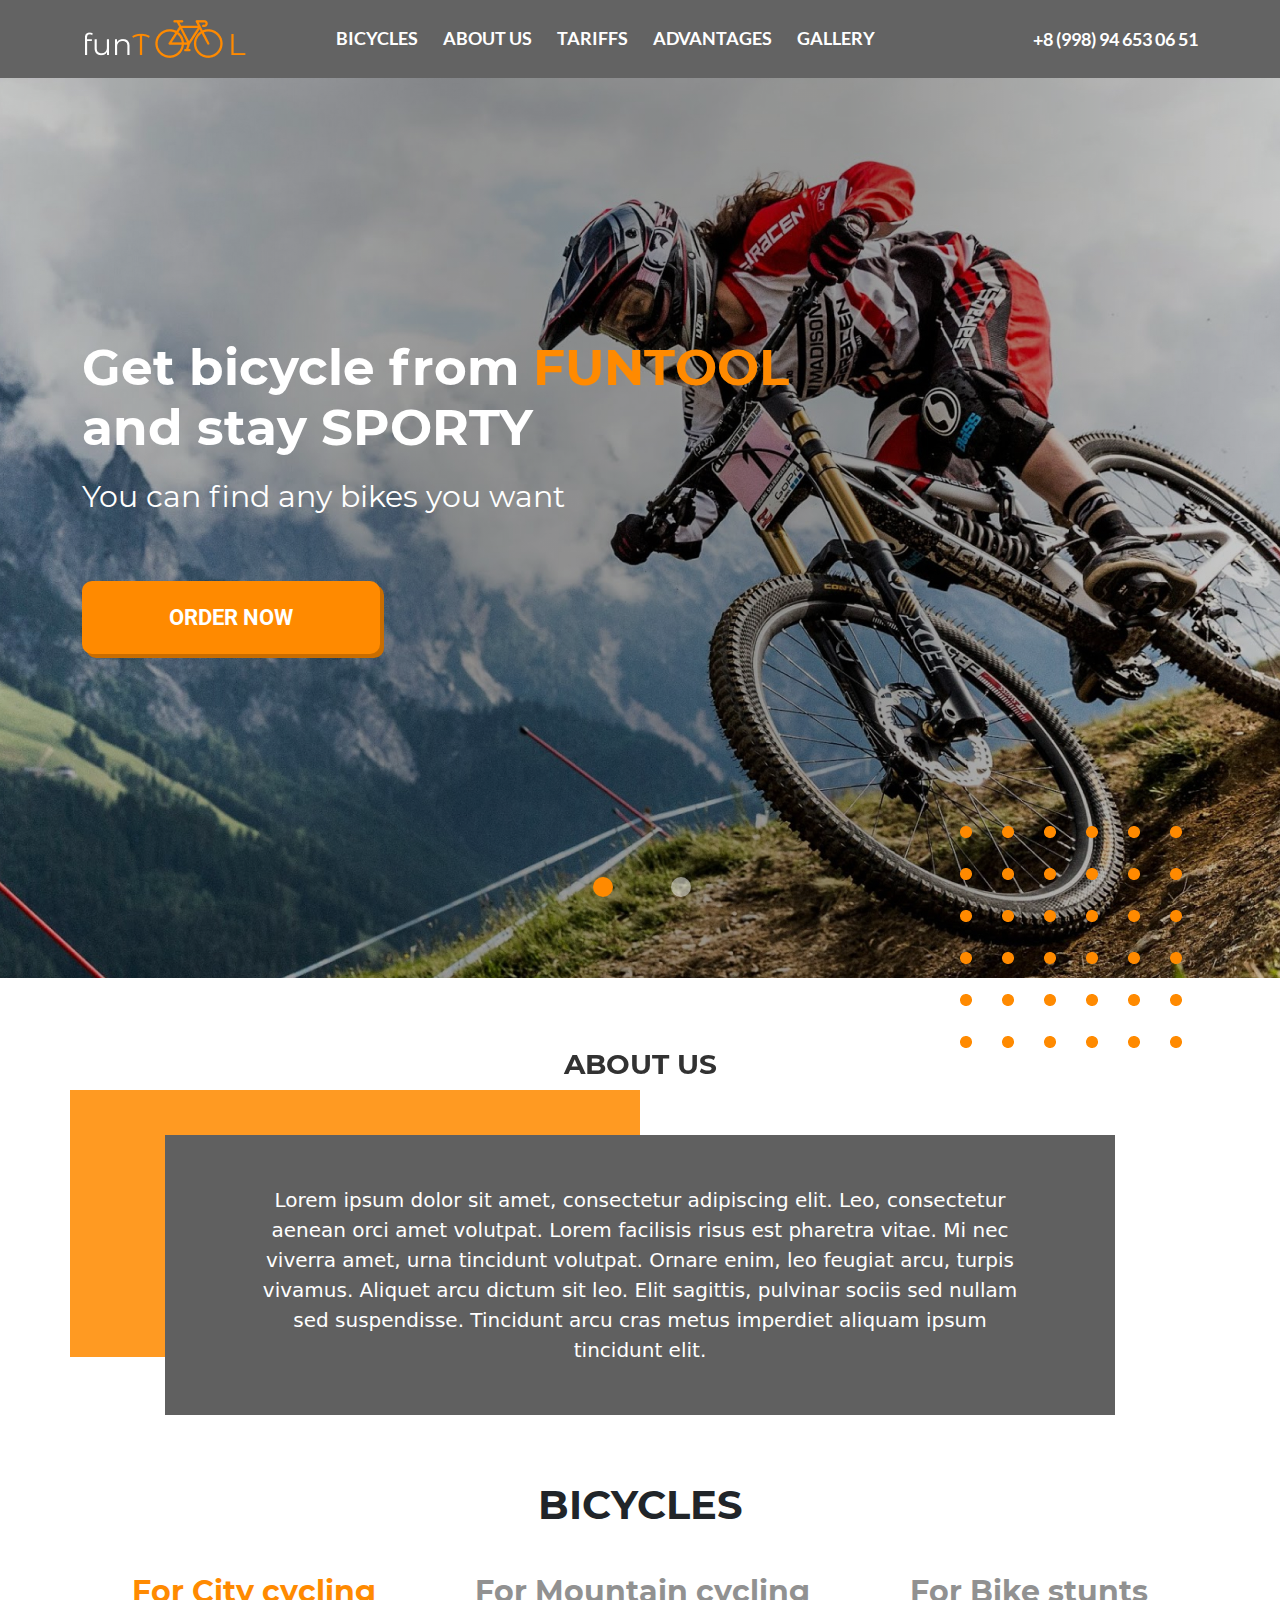
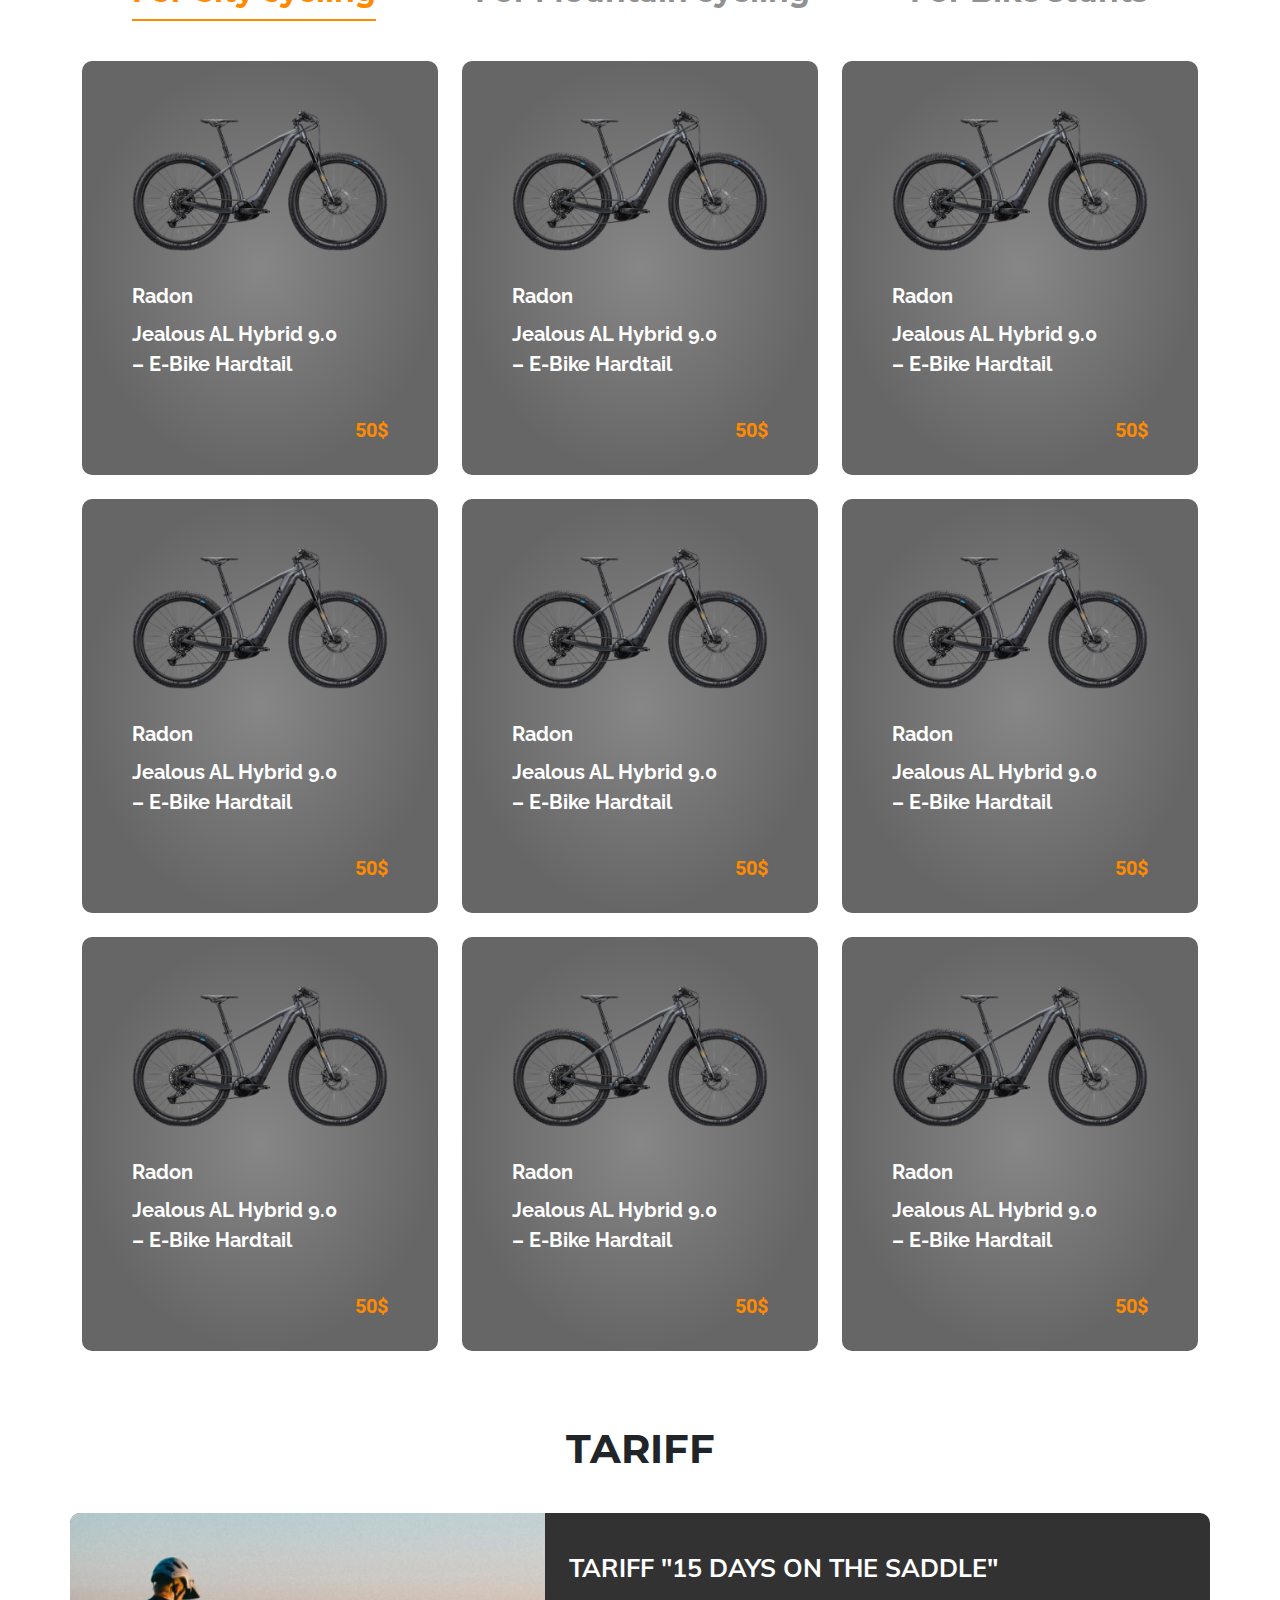
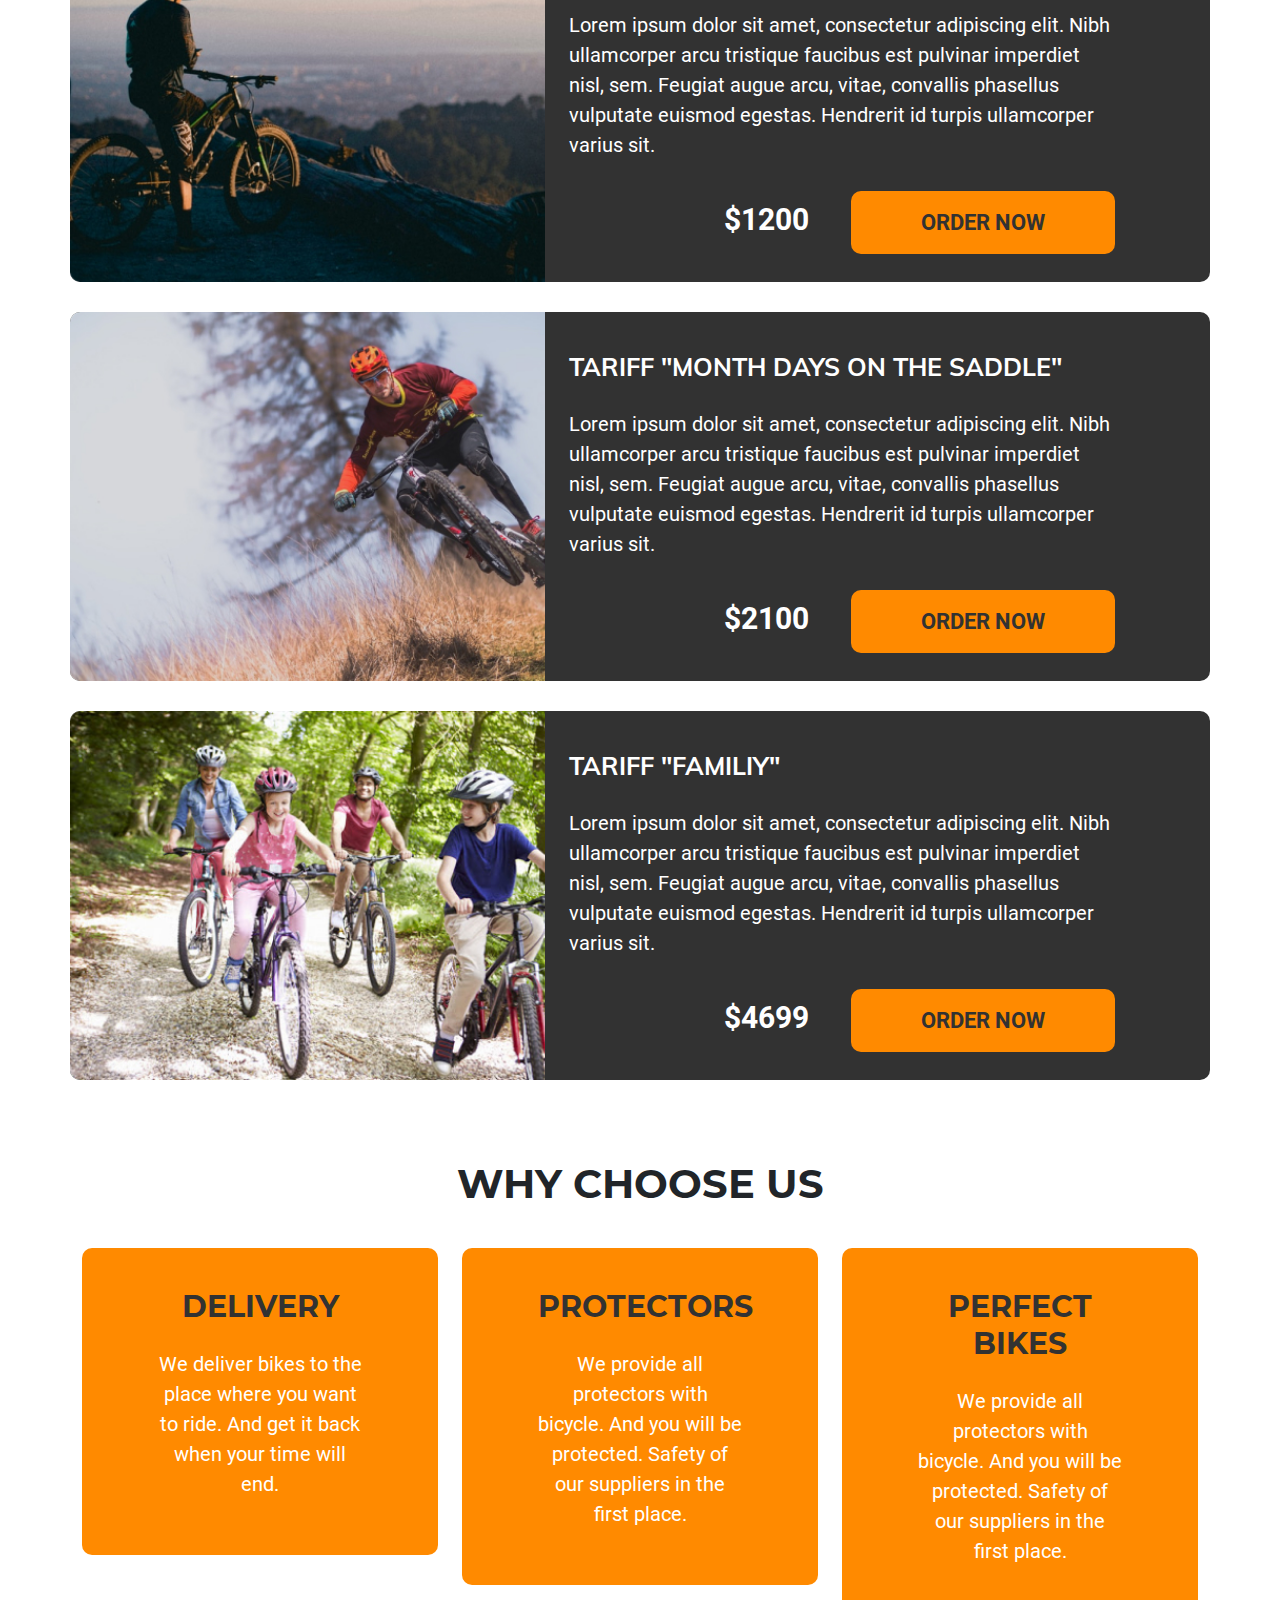
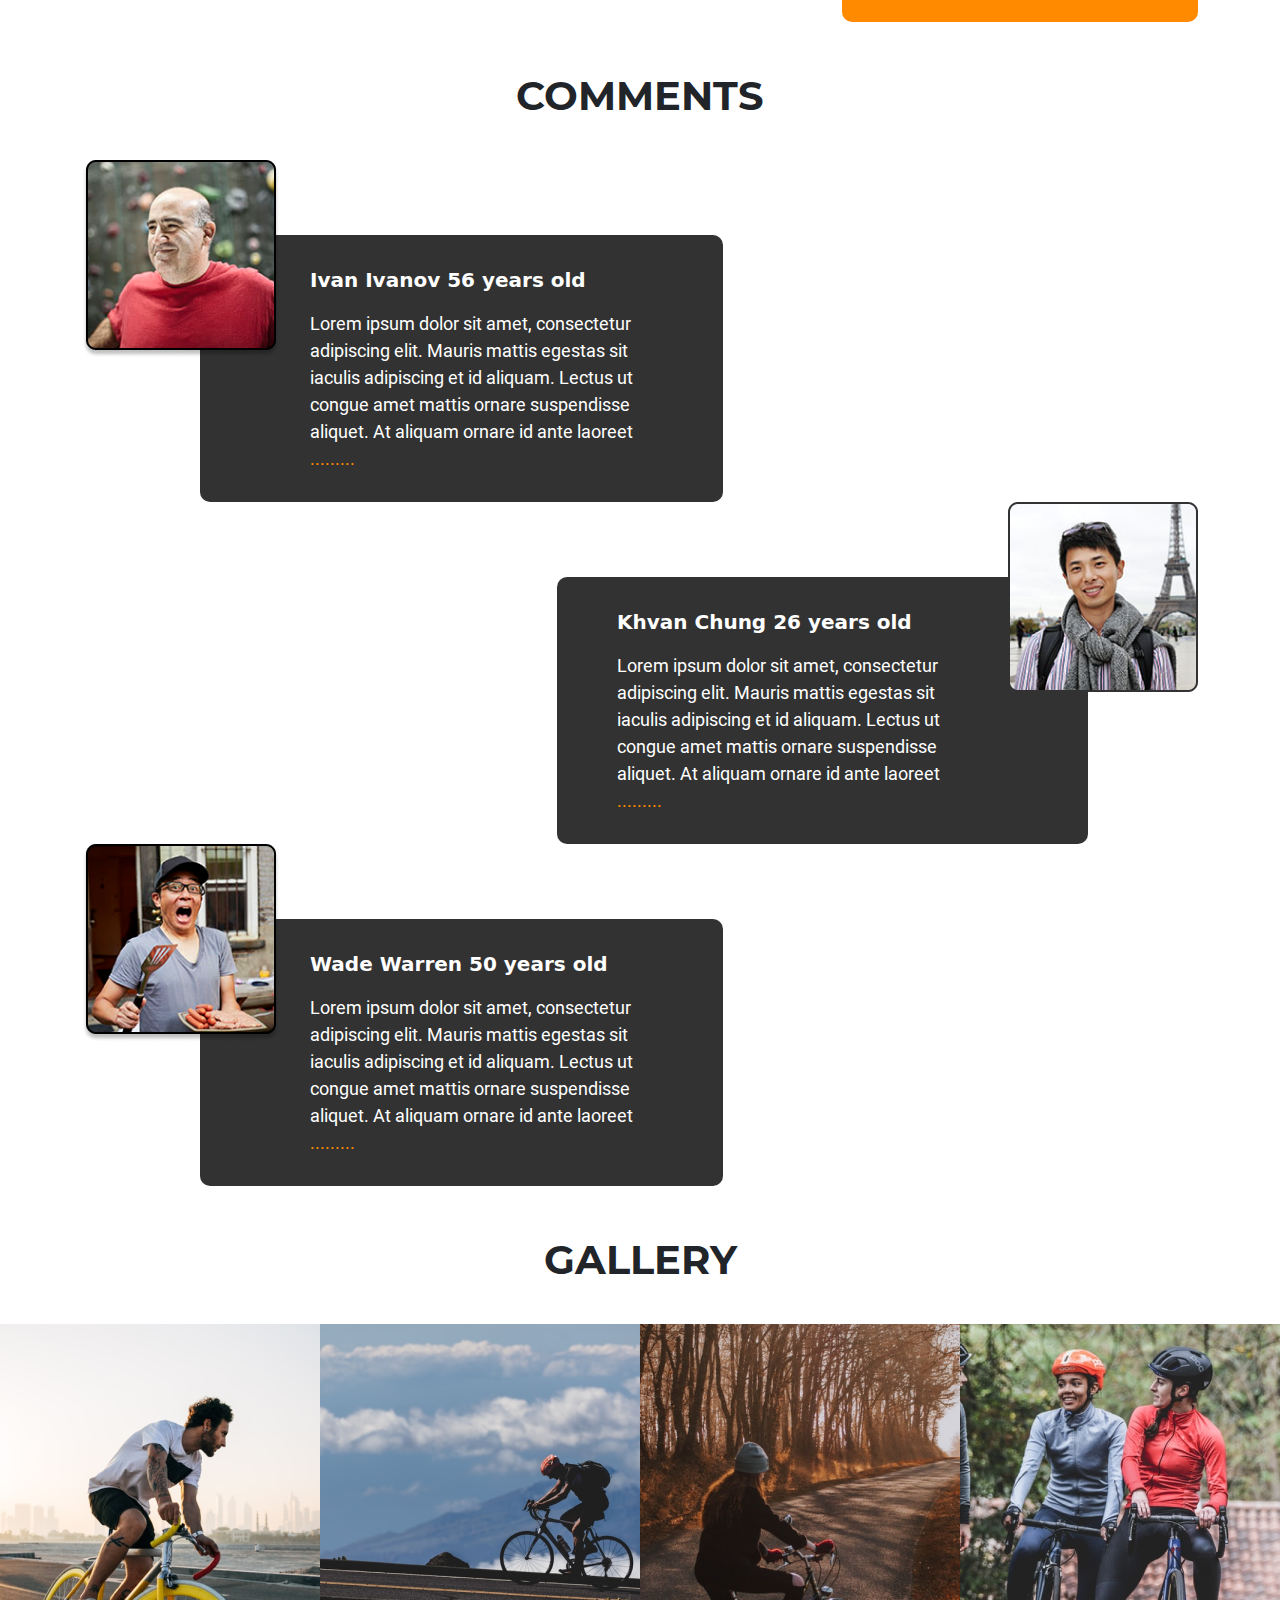
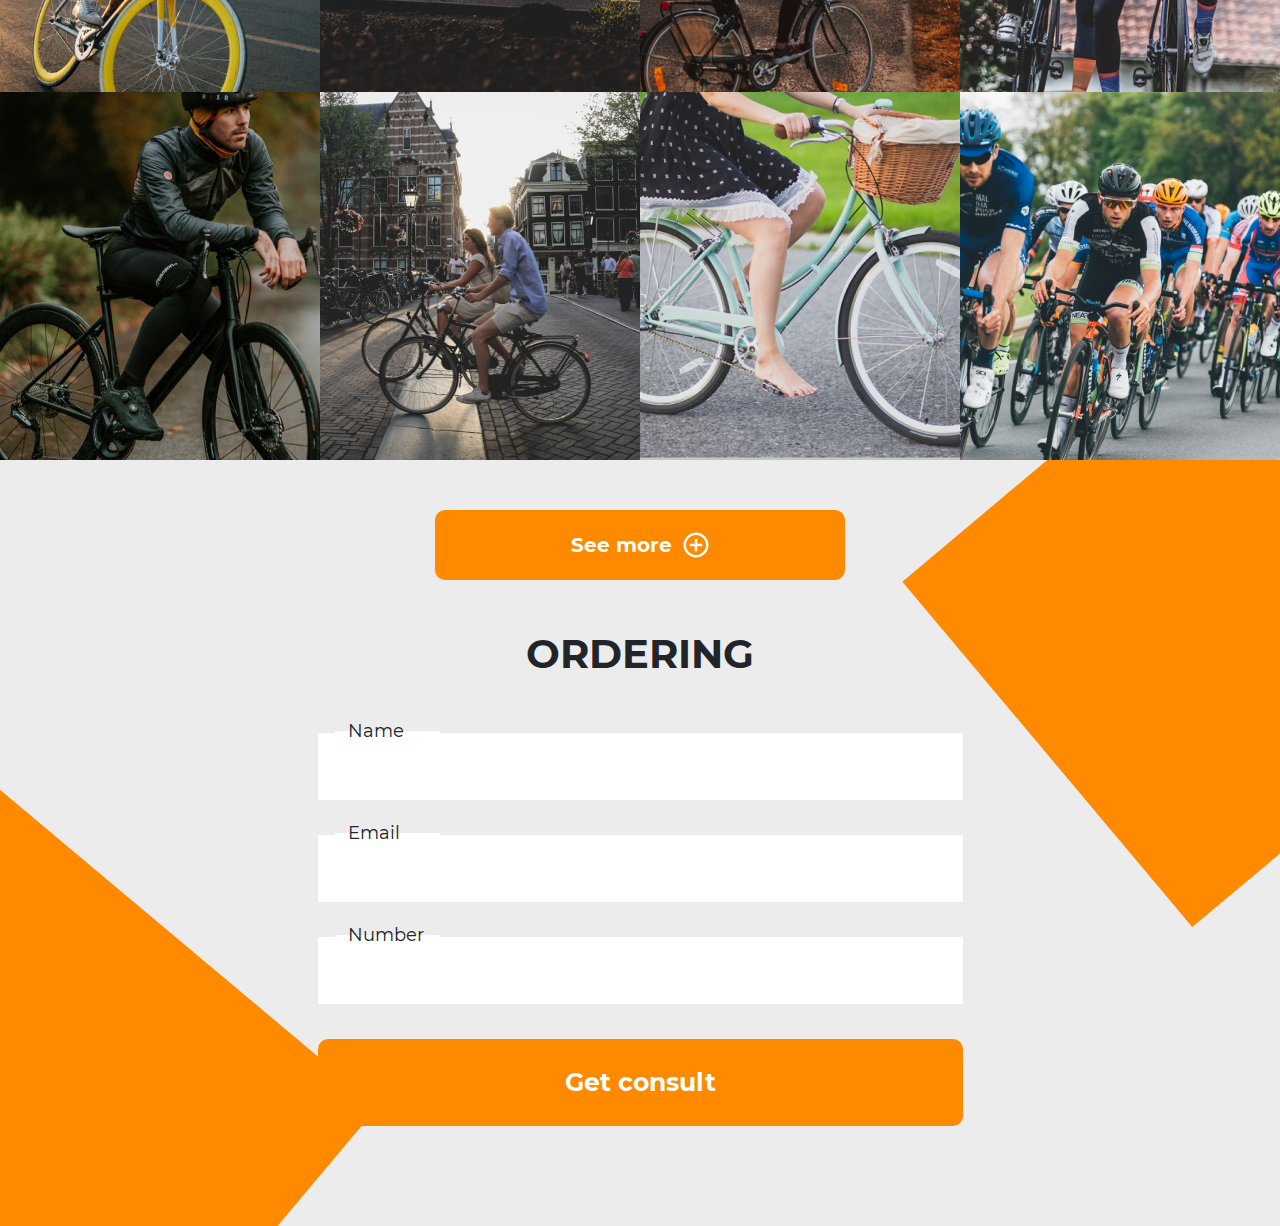
<file: index.html>
<!DOCTYPE html>
<html lang="en">

<head>
    <meta charset="UTF-8">
    <meta name="viewport" content="width=device-width, initial-scale=1.0">
    <title>FunTool</title>
    <link rel="stylesheet" href="style/bootstrap.css">
    <link rel="stylesheet" href="style/main.css">
</head>

<body>
    <header class="header">
        <div class="header__head">
            <div class="container">
                <nav class="navbar navbar-expand-xl header__nav d-flex justify-content-between align-items-center">
                    <a href="#" class="header__nav-logo">
                        <img src="img/logo.png" alt="">
                    </a>
                    <button class="header__nav-btn d-flex d-xl-none collapsed" type="button" data-toggle="collapse" data-target="#navbar">
                       <span class="header__nav-btn_active"></span>
                </button>
                    <div id="navbar" class="collapse navbar-collapse w-auto navbar__content">
                        <ul class="navbar__list d-flex flex-column flex-lg-row">
                            <li class="navbar__list-item"><a href="#" class="navbar__list-link">BICYCLES</a></li>
                            <li class="navbar__list-item"><a href="#" class="navbar__list-link">ABOUT US</a></li>
                            <li class="navbar__list-item"><a href="#" class="navbar__list-link">TARIFFS</a></li>
                            <li class="navbar__list-item"><a href="#" class="navbar__list-link">AdvantageS</a></li>
                            <li class="navbar__list-item"><a href="#" class="navbar__list-link">Gallery</a></li>
                        </ul>
                        <a href="tel:+8 (998) 94 653 06 51" class="navbar__phone">+8 (998) 94 653 06 51</a>
                    </div>
                </nav>
            </div>
        </div>
        <div id="headerBanners" class="carousel slide header__slider" data-ride="carousel">
            <!-- data ride обозначает джава скрипту че это -->
            <ol class="header__slider-dot carousel-indicators">
                <li class="header__slider-item active" data-target="#headerBanners" data-slide-to="0"></li>
                <li class="header__slider-item" data-target="#headerBanners" data-slide-to="1"></li>
            </ol>
            <div class="carousel-inner">
                <div class="carousel-item active header__slider-slide">
                    <img src="img/banner.jpg" class="header__slider-pic" alt="">
                    <section class="header__slider-content">
                        <div class="container d-sm-block d-flex flex-column align-items-center text-center text-sm-left">
                            <h3 class="header__slider-title">
                                Get bicycle from <span class="header__slider-title_strong">
                                        FUNTOOL
                                    </span> and stay SPORTY
                            </h3>
                            <p class="header__slider-desc">
                                You can find any bikes you want
                            </p>
                            <a href="#" class="header__slider-link">
                                    ORDER NOW
                                </a>
                        </div>
                    </section>
                </div>
                <div class="carousel-item header__slider-slide">
                    <img src="img/banner.jpg" class="header__slider-pic" alt="">
                    <section class="header__slider-content">
                        <div class="container  d-sm-block d-flex flex-column align-items-center text-center text-sm-left">
                            <h3 class="header__slider-title">
                                Get bicycle from <span class="header__slider-title_strong">
                                        FUNTOOL
                                    </span> and stay SPORTY
                            </h3>
                            <p class="header__slider-desc">
                                You can find any bikes you want
                            </p>
                            <a href="#" class="header__slider-link">
                                    ORDER NOW
                                </a>
                        </div>
                    </section>
                </div>
            </div>
        </div>
    </header>
    <div class="container text-center about">
        <h3 class="about__title">
            ABOUT US
        </h3>
        <div class="row justify-content-center">
            <div class="about__shadow col-lg-6 col-md-8 col-10"></div>
            <p class="about__desc col-md-10 col-12">
                <span class="col-md-10 col-12 about__desc-extra">
                  Lorem ipsum dolor sit amet, consectetur adipiscing elit. Leo, consectetur aenean orci amet volutpat. Lorem facilisis risus est pharetra vitae. Mi nec viverra amet, urna tincidunt volutpat. Ornare enim, leo feugiat arcu, turpis vivamus. Aliquet arcu dictum sit leo. Elit sagittis, pulvinar sociis sed nullam sed suspendisse. Tincidunt arcu cras metus imperdiet aliquam ipsum tincidunt elit.
                 </span>
            </p>
        </div>
    </div>
    <div class="container">
        <h3 class="title">
            Bicycles
        </h3>
        <div class="products">
            <ul class="nav products__nav" id="productTab" role="tablist">
                <li class="products__nav-item">
                    <a href="#tab1" data-toggle="tab" class="products__nav-link active">
                            For City cycling
                          </a>
                </li>
                <li class="products__nav-item">
                    <a href="#tab2" data-toggle="tab" class="products__nav-link">
                            For Mountain cycling
                          </a>
                </li>
                <li class="products__nav-item">
                    <a href="#tab3" data-toggle="tab" class="products__nav-link">
                            For Bike stunts
                          </a>
                </li>
            </ul>
            <div class="tab-content product__panel">
                <div class="tab-pane fade show active" id="tab1">

                    <div class="row">
                        <div class="col-lg-4 col-sm-6">
                            <a href="#" class="product__item">
                                <img src="img/first.png" alt="" class="product__item-pic">
                                <h2 class="product__item-title">
                                    Radon
                                </h2>
                                <p class="product__item-model">
                                    Jealous AL Hybrid 9.0 – E-Bike Hardtail
                                </p>
                                <span class="product__item-price">
                                     50$
                                 </span>
                            </a>
                        </div>
                        <div class="col-lg-4 col-sm-6">
                            <a href="#" class="product__item">
                                <img src="img/first.png" alt="" class="product__item-pic">
                                <h2 class="product__item-title">
                                    Radon
                                </h2>
                                <p class="product__item-model">
                                    Jealous AL Hybrid 9.0 – E-Bike Hardtail
                                </p>
                                <span class="product__item-price">
                                     50$
                                 </span>
                            </a>
                        </div>
                        <div class="col-lg-4 col-sm-6">
                            <a href="#" class="product__item">
                                <img src="img/first.png" alt="" class="product__item-pic">
                                <h2 class="product__item-title">
                                    Radon
                                </h2>
                                <p class="product__item-model">
                                    Jealous AL Hybrid 9.0 – E-Bike Hardtail
                                </p>
                                <span class="product__item-price">
                                     50$
                                 </span>
                            </a>
                        </div>
                        <div class="col-lg-4 col-sm-6">
                            <a href="#" class="product__item">
                                <img src="img/first.png" alt="" class="product__item-pic">
                                <h2 class="product__item-title">
                                    Radon
                                </h2>
                                <p class="product__item-model">
                                    Jealous AL Hybrid 9.0 – E-Bike Hardtail
                                </p>
                                <span class="product__item-price">
                                     50$
                                 </span>
                            </a>
                        </div>
                        <div class="col-lg-4 col-sm-6">
                            <a href="#" class="product__item">
                                <img src="img/first.png" alt="" class="product__item-pic">
                                <h2 class="product__item-title">
                                    Radon
                                </h2>
                                <p class="product__item-model">
                                    Jealous AL Hybrid 9.0 – E-Bike Hardtail
                                </p>
                                <span class="product__item-price">
                                     50$
                                 </span>
                            </a>
                        </div>
                        <div class="col-lg-4 col-sm-6">
                            <a href="#" class="product__item">
                                <img src="img/first.png" alt="" class="product__item-pic">
                                <h2 class="product__item-title">
                                    Radon
                                </h2>
                                <p class="product__item-model">
                                    Jealous AL Hybrid 9.0 – E-Bike Hardtail
                                </p>
                                <span class="product__item-price">
                                     50$
                                 </span>
                            </a>
                        </div>
                        <div class="col-lg-4 col-sm-6">
                            <a href="#" class="product__item">
                                <img src="img/first.png" alt="" class="product__item-pic">
                                <h2 class="product__item-title">
                                    Radon
                                </h2>
                                <p class="product__item-model">
                                    Jealous AL Hybrid 9.0 – E-Bike Hardtail
                                </p>
                                <span class="product__item-price">
                                     50$
                                 </span>
                            </a>
                        </div>
                        <div class="col-lg-4 col-sm-6">
                            <a href="#" class="product__item">
                                <img src="img/first.png" alt="" class="product__item-pic">
                                <h2 class="product__item-title">
                                    Radon
                                </h2>
                                <p class="product__item-model">
                                    Jealous AL Hybrid 9.0 – E-Bike Hardtail
                                </p>
                                <span class="product__item-price">
                                     50$
                                 </span>
                            </a>
                        </div>
                        <div class="col-lg-4 col-sm-6">
                            <a href="#" class="product__item">
                                <img src="img/first.png" alt="" class="product__item-pic">
                                <h2 class="product__item-title">
                                    Radon
                                </h2>
                                <p class="product__item-model">
                                    Jealous AL Hybrid 9.0 – E-Bike Hardtail
                                </p>
                                <span class="product__item-price">
                                     50$
                                 </span>
                            </a>
                        </div>
                    </div>
                </div>
                <div class="tab-pane fade" id="tab2">
                    <div class="row">
                        <div class="col-lg-4 col-sm-6">
                            <a href="#" class="product__item">
                                <img src="img/first.png" alt="" class="product__item-pic">
                                <h2 class="product__item-title">
                                    Radon
                                </h2>
                                <p class="product__item-model">
                                    Jealous AL Hybrid 9.0 – E-Bike Hardtail
                                </p>
                                <span class="product__item-price">
                                      50$
                                  </span>
                            </a>
                        </div>
                        <div class="col-lg-4 col-sm-6">
                            <a href="#" class="product__item">
                                <img src="img/first.png" alt="" class="product__item-pic">
                                <h2 class="product__item-title">
                                    Radon
                                </h2>
                                <p class="product__item-model">
                                    Jealous AL Hybrid 9.0 – E-Bike Hardtail
                                </p>
                                <span class="product__item-price">
                                      50$
                                  </span>
                            </a>
                        </div>
                        <div class="col-lg-4 col-sm-6">
                            <a href="#" class="product__item">
                                <img src="img/first.png" alt="" class="product__item-pic">
                                <h2 class="product__item-title">
                                    Radon
                                </h2>
                                <p class="product__item-model">
                                    Jealous AL Hybrid 9.0 – E-Bike Hardtail
                                </p>
                                <span class="product__item-price">
                                      50$
                                  </span>
                            </a>
                        </div>
                        <div class="col-lg-4 col-sm-6">
                            <a href="#" class="product__item">
                                <img src="img/first.png" alt="" class="product__item-pic">
                                <h2 class="product__item-title">
                                    Radon
                                </h2>
                                <p class="product__item-model">
                                    Jealous AL Hybrid 9.0 – E-Bike Hardtail
                                </p>
                                <span class="product__item-price">
                                      50$
                                  </span>
                            </a>
                        </div>
                        <div class="col-lg-4 col-sm-6">
                            <a href="#" class="product__item">
                                <img src="img/first.png" alt="" class="product__item-pic">
                                <h2 class="product__item-title">
                                    Radon
                                </h2>
                                <p class="product__item-model">
                                    Jealous AL Hybrid 9.0 – E-Bike Hardtail
                                </p>
                                <span class="product__item-price">
                                      50$
                                  </span>
                            </a>
                        </div>
                        <div class="col-lg-4 col-sm-6">
                            <a href="#" class="product__item">
                                <img src="img/first.png" alt="" class="product__item-pic">
                                <h2 class="product__item-title">
                                    Radon
                                </h2>
                                <p class="product__item-model">
                                    Jealous AL Hybrid 9.0 – E-Bike Hardtail
                                </p>
                                <span class="product__item-price">
                                      50$
                                  </span>
                            </a>
                        </div>
                        <div class="col-lg-4 col-sm-6">
                            <a href="#" class="product__item">
                                <img src="img/first.png" alt="" class="product__item-pic">
                                <h2 class="product__item-title">
                                    Radon
                                </h2>
                                <p class="product__item-model">
                                    Jealous AL Hybrid 9.0 – E-Bike Hardtail
                                </p>
                                <span class="product__item-price">
                                      50$
                                  </span>
                            </a>
                        </div>
                        <div class="col-lg-4 col-sm-6">
                            <a href="#" class="product__item">
                                <img src="img/first.png" alt="" class="product__item-pic">
                                <h2 class="product__item-title">
                                    Radon
                                </h2>
                                <p class="product__item-model">
                                    Jealous AL Hybrid 9.0 – E-Bike Hardtail
                                </p>
                                <span class="product__item-price">
                                      50$
                                  </span>
                            </a>
                        </div>
                        <div class="col-lg-4 col-sm-6">
                            <a href="#" class="product__item">
                                <img src="img/first.png" alt="" class="product__item-pic">
                                <h2 class="product__item-title">
                                    Radon
                                </h2>
                                <p class="product__item-model">
                                    Jealous AL Hybrid 9.0 – E-Bike Hardtail
                                </p>
                                <span class="product__item-price">
                                      50$
                                  </span>
                            </a>
                        </div>
                    </div>
                </div>
                <div class="tab-pane fade" id="tab3">
                    <div class="row">
                        <div class="col-lg-4 col-sm-6">
                            <a href="#" class="product__item">
                                <img src="img/first.png" alt="" class="product__item-pic">
                                <h2 class="product__item-title">
                                    Radon
                                </h2>
                                <p class="product__item-model">
                                    Jealous AL Hybrid 9.0 – E-Bike Hardtail
                                </p>
                                <span class="product__item-price">
                                      50$
                                  </span>
                            </a>
                        </div>
                        <div class="col-lg-4 col-sm-6">
                            <a href="#" class="product__item">
                                <img src="img/first.png" alt="" class="product__item-pic">
                                <h2 class="product__item-title">
                                    Radon
                                </h2>
                                <p class="product__item-model">
                                    Jealous AL Hybrid 9.0 – E-Bike Hardtail
                                </p>
                                <span class="product__item-price">
                                      50$
                                  </span>
                            </a>
                        </div>
                        <div class="col-lg-4 col-sm-6">
                            <a href="#" class="product__item">
                                <img src="img/first.png" alt="" class="product__item-pic">
                                <h2 class="product__item-title">
                                    Radon
                                </h2>
                                <p class="product__item-model">
                                    Jealous AL Hybrid 9.0 – E-Bike Hardtail
                                </p>
                                <span class="product__item-price">
                                      50$
                                  </span>
                            </a>
                        </div>
                        <div class="col-lg-4 col-sm-6">
                            <a href="#" class="product__item">
                                <img src="img/first.png" alt="" class="product__item-pic">
                                <h2 class="product__item-title">
                                    Radon
                                </h2>
                                <p class="product__item-model">
                                    Jealous AL Hybrid 9.0 – E-Bike Hardtail
                                </p>
                                <span class="product__item-price">
                                      50$
                                  </span>
                            </a>
                        </div>
                        <div class="col-lg-4 col-sm-6">
                            <a href="#" class="product__item">
                                <img src="img/first.png" alt="" class="product__item-pic">
                                <h2 class="product__item-title">
                                    Radon
                                </h2>
                                <p class="product__item-model">
                                    Jealous AL Hybrid 9.0 – E-Bike Hardtail
                                </p>
                                <span class="product__item-price">
                                      50$
                                  </span>
                            </a>
                        </div>
                        <div class="col-lg-4 col-sm-6">
                            <a href="#" class="product__item">
                                <img src="img/first.png" alt="" class="product__item-pic">
                                <h2 class="product__item-title">
                                    Radon
                                </h2>
                                <p class="product__item-model">
                                    Jealous AL Hybrid 9.0 – E-Bike Hardtail
                                </p>
                                <span class="product__item-price">
                                      50$
                                  </span>
                            </a>
                        </div>
                        <div class="col-lg-4 col-sm-6">
                            <a href="#" class="product__item">
                                <img src="img/first.png" alt="" class="product__item-pic">
                                <h2 class="product__item-title">
                                    Radon
                                </h2>
                                <p class="product__item-model">
                                    Jealous AL Hybrid 9.0 – E-Bike Hardtail
                                </p>
                                <span class="product__item-price">
                                      50$
                                  </span>
                            </a>
                        </div>
                        <div class="col-lg-4 col-sm-6">
                            <a href="#" class="product__item">
                                <img src="img/first.png" alt="" class="product__item-pic">
                                <h2 class="product__item-title">
                                    Radon
                                </h2>
                                <p class="product__item-model">
                                    Jealous AL Hybrid 9.0 – E-Bike Hardtail
                                </p>
                                <span class="product__item-price">
                                      50$
                                  </span>
                            </a>
                        </div>
                        <div class="col-lg-4 col-sm-6">
                            <a href="#" class="product__item">
                                <img src="img/first.png" alt="" class="product__item-pic">
                                <h2 class="product__item-title">
                                    Radon
                                </h2>
                                <p class="product__item-model">
                                    Jealous AL Hybrid 9.0 – E-Bike Hardtail
                                </p>
                                <span class="product__item-price">
                                      50$
                                  </span>
                            </a>
                        </div>
                    </div>
                </div>
            </div>
        </div>
        <h3 class="title"> Tariff
        </h3>
        <div class="tariff">
            <div class="row flex-column">
                <div class="tariff__item d-flex flex-wrap flex-lg-row flex-column">
                    <img src="img/tarif.jpg" alt="" class="col-lg-5 col-12 tariff__item-pic">
                    <div class="col-lg-6">
                        <div class="tariff__item-content d-flex flex-column">
                            <h2 class="tariff__item-title">
                                Tariff "15 days on the saddle"
                            </h2>
                            <p class="tariff__item-desc">
                                Lorem ipsum dolor sit amet, consectetur adipiscing elit. Nibh ullamcorper arcu tristique faucibus est pulvinar imperdiet nisl, sem. Feugiat augue arcu, vitae, convallis phasellus vulputate euismod egestas. Hendrerit id turpis ullamcorper varius sit.
                            </p>
                            <div class="tariff__item-info align-self-sm-end align-self-end align-self-center align-items-center flex-sm-row flex-column">
                                <span class="tariff__item-price">
                                         $1200
                                      </span>
                                <a href="#" class="tariff__item-btn">
                                         ORDER NOW
                                      </a>
                            </div>
                        </div>
                    </div>
                </div>
                <div class="tariff__item d-flex flex-wrap flex-lg-row flex-column">
                    <img src="img/Rectangle 17.jpg" alt="" class="col-lg-5 col-12 tariff__item-pic">
                    <div class="col-lg-6">
                        <div class="tariff__item-content d-flex flex-column">
                            <h2 class="tariff__item-title">
                                Tariff "month days on the saddle"
                            </h2>
                            <p class="tariff__item-desc">
                                Lorem ipsum dolor sit amet, consectetur adipiscing elit. Nibh ullamcorper arcu tristique faucibus est pulvinar imperdiet nisl, sem. Feugiat augue arcu, vitae, convallis phasellus vulputate euismod egestas. Hendrerit id turpis ullamcorper varius sit.
                            </p>
                            <div class="tariff__item-info align-self-sm-end align-self-end align-self-center align-items-center flex-sm-row flex-column">
                                <span class="tariff__item-price">
                                    $2100
                                      </span>
                                <a href="#" class="tariff__item-btn">
                                         ORDER NOW
                                      </a>
                            </div>
                        </div>
                    </div>
                </div>
                <div class="tariff__item d-flex flex-wrap flex-lg-row flex-column">
                    <img src="img/Rectangle 17 (1).jpg" alt="" class="col-lg-5 col-12 tariff__item-pic">
                    <div class="col-lg-6">
                        <div class="tariff__item-content d-flex flex-column">
                            <h2 class="tariff__item-title">
                                Tariff "Familiy"
                            </h2>
                            <p class="tariff__item-desc">
                                Lorem ipsum dolor sit amet, consectetur adipiscing elit. Nibh ullamcorper arcu tristique faucibus est pulvinar imperdiet nisl, sem. Feugiat augue arcu, vitae, convallis phasellus vulputate euismod egestas. Hendrerit id turpis ullamcorper varius sit.
                            </p>
                            <div class="tariff__item-info align-self-sm-end align-self-end align-self-center align-items-center flex-sm-row flex-column">
                                <span class="tariff__item-price">
                                    $4699
                                      </span>
                                <a href="#" class="tariff__item-btn">
                                         ORDER NOW
                                      </a>
                            </div>
                        </div>
                    </div>
                </div>

            </div>
        </div>
    </div>
    <h3 class="title">Why choose us
    </h3>
    <div class="choose">
        <div class="container">
            <div class="row justify-content-center text-center ">
                <div class="col-lg-4 col-md-6  choose__col">
                    <section class="choose__item">
                        <h2 class="choose__item-title">
                            Delivery
                        </h2>
                        <p class="choose__item-desc">
                            We deliver bikes to the place where you want to ride. And get it back when your time will end.
                        </p>
                    </section>
                </div>
                <div class="col-lg-4 col-md-6 choose__col">
                    <section class="choose__item">
                        <h2 class="choose__item-title">
                            Protectors
                        </h2>
                        <p class="choose__item-desc">
                            We provide all protectors with bicycle. And you will be protected. Safety of our suppliers in the first place.
                    </section>
                </div>
                <div class="col-lg-4 col-md-6 choose__col">
                    <section class="choose__item">
                        <h2 class="choose__item-title">
                            perfect bikes
                        </h2>
                        <p class="choose__item-desc">
                            We provide all protectors with bicycle. And you will be protected. Safety of our suppliers in the first place.
                        </p>
                    </section>
                </div>
            </div>
        </div>
    </div>
    <h3 class="title"> comments
    </h3>
    <div class="comments">
        <div class="container">
            <div class="row flex-column">
                <div class=" col-xl-7 col-lg-8 comments__col">
                    <div class="comments__item d-flex align-items-md-start  flex-md-row  align-items-center flex-column">
                        <img src="img/Rectangle 24.png" alt="" class="comment__item-pic">
                        <section class="comments__item-content">
                            <h2 class="comments__item-title">
                                Ivan Ivanov 56 years old
                            </h2>
                            <p class="comments__item-desc">
                                Lorem ipsum dolor sit amet, consectetur adipiscing elit. Mauris mattis egestas sit iaculis adipiscing et id aliquam. Lectus ut congue amet mattis ornare suspendisse aliquet. At aliquam ornare id ante laoreet
                                <span class="comments__item-desc_more">
                                       .........
                                    </span>
                            </p>
                        </section>
                    </div>
                </div>
                <div class=" col-xl-7 col-lg-8 comments__col">
                    <div class="comments__item d-flex align-items-md-start flex-md-row  align-items-center flex-column">
                        <img src="img/Rectangle 24 2.png " alt="" class="comment__item-pic">
                        <section class="comments__item-content">
                            <h2 class="comments__item-title">
                                Khvan Сhung 26 years old
                            </h2>
                            <p class="comments__item-desc">
                                Lorem ipsum dolor sit amet, consectetur adipiscing elit. Mauris mattis egestas sit iaculis adipiscing et id aliquam. Lectus ut congue amet mattis ornare suspendisse aliquet. At aliquam ornare id ante laoreet
                                <span class="comments__item-desc_more">
                                       .........
                                    </span>
                            </p>
                        </section>
                    </div>
                </div>
                <div class="col-xl-7 col-lg-8 comments__col">
                    <div class="comments__item d-flex align-items-md-start flex-md-row  align-items-center flex-column">
                        <img src="img/Rectangle 24 (1).png" alt="" class="comment__item-pic">
                        <section class="comments__item-content">
                            <h2 class="comments__item-title">
                                Wade Warren 50 years old
                            </h2>
                            <p class="comments__item-desc">
                                Lorem ipsum dolor sit amet, consectetur adipiscing elit. Mauris mattis egestas sit iaculis adipiscing et id aliquam. Lectus ut congue amet mattis ornare suspendisse aliquet. At aliquam ornare id ante laoreet
                                <span class="comments__item-desc_more">
                                       .........
                                    </span>
                            </p>
                        </section>
                    </div>
                </div>
            </div>
        </div>
    </div>
    <h3 class="title"> Gallery
    </h3>
    <div class="gallery">
        <img src="img/Rectangle 27.png" alt="" class="gallery__pic">
        <img src="img/Rectangle 28.png" alt="" class="gallery__pic">
        <img src="img/Rectangle 29.png" alt="" class="gallery__pic">
        <img src="img/Rectangle 30.png" alt="" class="gallery__pic">
        <img src="img/Rectangle 31.png" alt="" class="gallery__pic">
        <img src="img/Rectangle 32.png" alt="" class="gallery__pic">
        <img src="img/Rectangle 33.png" alt="" class="gallery__pic">
        <img src="img/Rectangle 34.png" alt="" class="gallery__pic">
    </div>
    <div class="formEl">
        <button class="more">
            See more 
            <img src="img/Vector.svg" alt="" class="more__icon">
        </button>
        <h3 class="title"> Ordering
        </h3>
        <form action="" class="form d-flex flex-column align-items-center">
            <div class="form__input d-flex flex-column-reverse">
                <input type="text" class="form__input-text" id="name" autocomplete="off" required>
                <label for="name" class="form__input-label">Name</label>
            </div>
            <div class="form__input d-flex flex-column-reverse">
                <input type="email" class="form__input-text" id="email" autocomplete="off" required>
                <label for="email" class="form__input-label">Email</label>
            </div>
            <div class="form__input d-flex flex-column-reverse">
                <input type="tel" pattern="[0-9]{3} [0-9]{2} [0-9]{3}-[0-9]{2}-[0-9]{2}" title="Формат 998 91 123-45-67" class="form__input-text" id="number">
                <label for="number" class="form__input-label">Number</label>
            </div>
            <button class="form__btn">Get consult</button>
        </form>
    </div>


    <script src="script/popper.js"></script>
    <script src="script/bootstrap.js"></script>
</body>

</html>
</file>
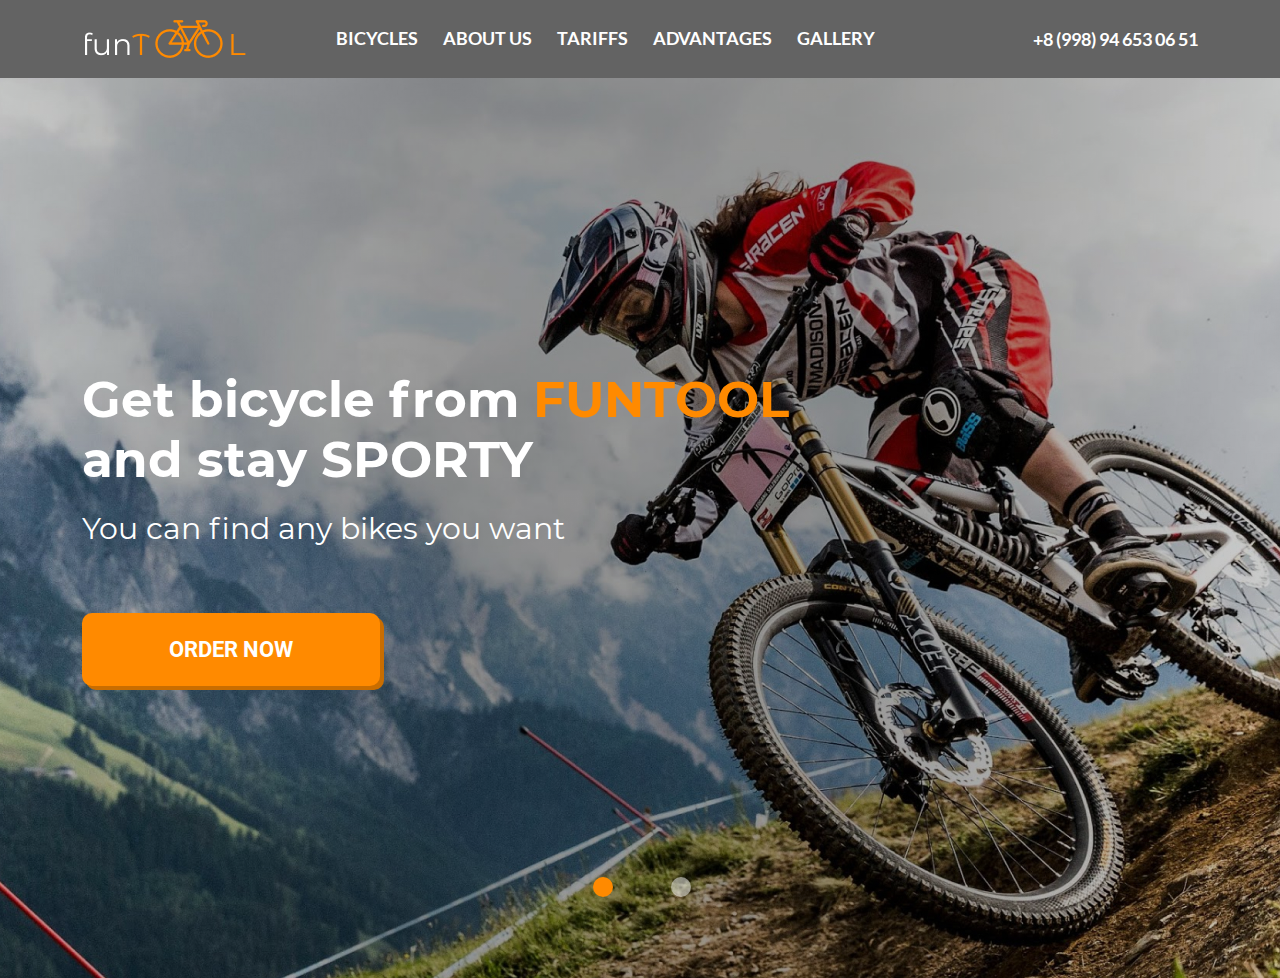
<file: welo project/index.html>
<!DOCTYPE html>
<html lang="en">
<head>
    <meta charset="UTF-8">
    <meta name="viewport" content="width=device-width, initial-scale=1.0">
    <title>FunTool</title>
    <link rel="stylesheet" href="style/bootstrap.css">
    <link rel="stylesheet" href="style/main.css">
</head>
<body>
    <header class="header">
        <div class="header__head">
            <div class="container">
                <nav class="navbar navbar-expand-xl header__nav d-flex justify-content-between align-items-center">
                   <a href="#" class="header__nav-logo">
                       <img src="img/logo.png" alt="">
                   </a>
                   <button class="header__nav-btn d-flex d-xl-none collapsed" type="button" data-toggle= "collapse" data-target="#navbar">
                       <span class="header__nav-btn_active"></span>
                </button>
                         <div id="navbar" class="collapse navbar-collapse w-auto navbar__content">
                             <ul class="navbar__list d-flex flex-column flex-lg-row">
                                 <li class="navbar__list-item"><a href="#" class="navbar__list-link">BICYCLES</a></li>
                                 <li class="navbar__list-item"><a href="#" class="navbar__list-link">ABOUT US</a></li>
                                 <li class="navbar__list-item"><a href="#" class="navbar__list-link">TARIFFS</a></li>
                                 <li class="navbar__list-item"><a href="#" class="navbar__list-link">AdvantageS</a></li>
                                 <li class="navbar__list-item"><a href="#" class="navbar__list-link">Gallery</a></li>
                             </ul>
                             <a href="tel:+8 (998) 94 653 06 51" class="navbar__phone">+8 (998) 94 653 06 51</a>
                         </div>
                </nav>
            </div>
        </div>
        <div id="headerBanners" class="carousel slide header__slider" data-ride="carousel">
            <!-- data ride обозначает джава скрипту че это -->
                <ol class="header__slider-dot carousel-indicators">
                    <li class="header__slider-item active" data-target="#headerBanners" data-slide-to="0"></li>
                    <li class="header__slider-item" data-target="#headerBanners" data-slide-to="1"></li>
                </ol>
                <div class="carousel-inner">
                    <div class="carousel-item active header__slider-slide">
                        <img src="img/banner.jpg" class="header__slider-pic" alt="">
                        <section class="header__slider-content">
                            <div class="container">
                                <h3 class="header__slider-title">
                                    Get bicycle from <span class="header__slider-title_strong">
                                        FUNTOOL
                                    </span> and stay SPORTY
                                </h3>
                                <p class="header__slider-desc">
                                    You can find any bikes you want
                                </p>
                                <a href="#" class="header__slider-link">
                                    ORDER NOW
                                </a>
                            </div>
                        </section>
                    </div>
                    <div class="carousel-item header__slider-slide">
                            <img src="img/banner.jpg" class="header__slider-pic" alt="">
                        <section class="header__slider-content">
                            <div class="container">
                                <h3 class="header__slider-title">
                                    Get bicycle from <span class="header__slider-title_strong">
                                        FUNTOOL
                                    </span> and stay SPORTY
                                </h3>
                                <p class="header__slider-desc">
                                    You can find any bikes you want
                                </p>
                                <a href="#" class="header__slider-link">
                                    ORDER NOW
                                </a>
                            </div>
                            </section>
                    </div>
                </div>
        </div>
    </header>
     
    <script src="script/popper.js"></script>
    <script src="script/bootstrap.js"></script>
</body>
</html>
</file>
<file: style/main.css>
/* 

Root Style Sheet

*/
        
        @import 'fonts.css';
         :root {
            --main: #ECECEC;
            --nav: #636363;
            --orangeMain: #FF8A00;
            --header: linear-gradient(90deg, rgba(0, 0, 0, 0.2) 0%, rgba(0, 0, 0, 0.4) 33.85%, rgba(0, 0, 0, 0.4) 66.15%, rgba(0, 0, 0, 0.2) 100%);
            --extra: white;
            --btnShadow: #C96D00;
            --dark: #323232;
            --aboutShadow: #FF9A22;
            --about: #606060;
            --tabsLink: #919191;
            --item: radial-gradient(50% 50% at 50% 50%, rgba(102, 102, 102, 0.79) 0%, #666666 100%);
        }
        
        * {
            padding: 0;
            margin: 0;
            box-sizing: border-box;
        }
        
        a {
            text-decoration: none;
        }
        
        ul {
            list-style: none;
            margin: 0;
        }
        
        .title {
            font-family: 'Montserrat';
            font-size: 40px;
            font-weight: 700;
            text-transform: uppercase;
            text-align: center;
            margin: 50px 0 40px;
        }
        
        .header__head {
            background: var(--nav);
            position: fixed;
            width: 100%;
            top: 0;
            left: 0;
            z-index: 999;
        }
        
        .navbar__list-link {
            font-family: 'Lato';
            font-size: 18px;
            color: var(--extra);
            text-transform: uppercase;
            /* все буковки заглавненькие:) */
            transition: 300ms;
            border-bottom: 1px solid transparent;
            padding: 25px 4px;
            display: block;
            margin-right: 17px;
        }
        
        .header__list-item:last-of-type .navbar__list-link {
            margin-right: 0;
        }
        
        .navbar__list-link:hover {
            color: var(--orangeMain);
            border-color: var(--orangeMain);
        }
        
        .header__nav {
            padding: 0;
            position: relative;
            height: 78px;
        }
        
        .navbar__phone {
            color: var(--extra);
            font-size: 18px;
            font-family: 'Lato';
            transition: 300ms;
            margin-left: 137px;
        }
        
        .navbar__phone:hover {
            color: var(--orangeMain);
        }
        
        .header__nav-btn {
            border: none;
            outline: none;
            height: 20px;
            background: transparent;
            display: flex;
            flex-direction: column;
            justify-content: space-between;
        }
        
        .header__nav-btn:focus {
            outline: none;
        }
        
        .header__nav-btn::before,
        .header__nav-btn::after,
        .header__nav-btn_active {
            content: '';
            display: block;
            width: 25px;
            height: 2px;
            background: var(--dark);
            transition: 200ms;
        }
        
        .header__nav-btn:not(.collapsed) .header__nav-btn_active {
            opacity: 0;
        }
        
        .header__nav-btn:not(.collapsed)::before {
            transform: rotate(45deg) translateY(10px) translateX(5px);
        }
        
        .header__nav-btn:not(.collapsed)::after {
            transform: rotate(-45deg) translateY(-8px) translateX(2px);
        }
        /* 

SLIDER***********************************************************

*/
        
        .header__slider {
            margin-top: 78px;
        }
        
        .header__slider-pic {
            position: absolute;
            width: 100%;
            height: 100%;
            object-fit: cover;
        }
        
        .header__slider-content {
            position: relative;
            background: var(--header);
            width: 100%;
            min-height: 100vh;
            display: flex;
            justify-content: center;
            align-items: center;
            padding: 15px 0 80px 0;
        }
        
        .header__slider-title {
            font-family: 'Montserrat';
            font-weight: 700;
            color: var(--extra);
            font-size: 50px;
            max-width: 708px;
            width: 100%;
        }
        
        .header__slider-title_strong {
            color: var(--orangeMain);
        }
        
        .header__slider-desc {
            color: var(--extra);
            font-family: 'Montserrat';
            font-size: 30px;
            margin: 16px 0 62px;
        }
        
        .header__slider-link {
            display: block;
            width: max-content;
            background: var(--orangeMain);
            color: var(--extra);
            font-family: 'Roboto';
            font-weight: 700;
            font-size: 22px;
            padding: 20px 87px;
            border-radius: 10px;
            box-shadow: 4px 4px 0 0 var(--btnShadow);
            transition: 300ms;
        }
        
        .header__slider-link:hover {
            color: var(--extra);
        }
        
        .header__slider-link:active {
            box-shadow: 0 0 0 0 transparent;
            transform: translateX(4px) translateY(4px);
        }
        
        .header__slider-dot {
            position: absolute;
            z-index: 2;
            bottom: 65px;
            display: flex;
            list-style: none;
        }
        
        .header__slider-dot li {
            width: 20px;
            height: 20px;
            border-radius: 50%;
            background: var(--extra);
            margin-right: 55px;
            transition: 300ms;
            border: none;
        }
        
        .header__slider-item:last-of-type {
            margin-right: 0;
        }
        
        .header__slider-item.active {
            background: var(--orangeMain);
        }
        
        .header__slider::after {
            content: '';
            display: block;
            width: 222px;
            height: 222px;
            background: url(../img/dots.png) no-repeat center /cover;
            position: absolute;
            bottom: -70px;
            right: 98px;
        }
        /* 


ABOUT**********************************************************************


*/
        
        .about {
            margin-top: 70px;
            position: relative;
        }
        
        .about__title {
            font-family: 'Montserrat';
            font-weight: 700;
            color: var(--dark);
        }
        
        .about__shadow {
            background: var(--aboutShadow);
            height: 70%;
            position: absolute;
            left: 0;
        }
        
        .about__desc {
            color: var(--extra);
            background: var(--about);
            position: relative;
            padding-top: 50px;
            padding-bottom: 50px;
            margin-top: 45px;
            font-size: 20px;
            line-height: 150%;
            display: flex;
            justify-content: center;
        }
        /* 

PRODUCT*************************************************************

*/
        
        .products__nav {
            justify-content: space-around;
        }
        
        .products__nav-link {
            font-family: 'Montserrat';
            font-weight: 700;
            font-size: 30px;
            color: var(--tabsLink);
            transition: 200ms;
            padding-bottom: 5px;
            display: block;
            border-bottom: 2px solid transparent;
        }
        
        .products__nav-link:hover {
            color: var(--orangeMain);
        }
        
        .products__nav-link.active {
            border-color: var(--orangeMain);
            color: var(--orangeMain);
        }
        
        .product__item {
            background: var(--item);
            display: flex;
            flex-direction: column;
            align-items: flex-start;
            margin-bottom: 24px;
            padding: 48px 50px 30px;
            border-radius: 10px;
        }
        
        .product__item-pic {
            width: 100%;
            margin-bottom: 30px;
        }
        
        .product__item-title,
        .product__item-model {
            font-family: 'Raleway';
            font-size: 20px;
            font-weight: 700;
            line-height: 150%;
            color: var(--extra);
            max-width: 217px;
            width: 100%;
        }
        
        .product__item-price {
            color: var(--orangeMain);
            font-family: 'Roboto';
            font-weight: 700;
            font-size: 20px;
            line-height: 150%;
            margin-top: 20px;
            align-self: flex-end;
        }
        
        .product__panel {
            margin-top: 40px;
        }
        /* 


TARIFF***********


*/
        
        .tariff__item {
            background: var(--dark);
            min-height: 5px;
            overflow: hidden;
            border-radius: 10px;
            padding: 0;
            color: var(--extra);
            margin-bottom: 30px;
        }
        
        .tariff__item-content {
            margin-left: 24px;
            padding: 40px 0;
        }
        
        .tariff__item-title {
            text-transform: uppercase;
            font-size: 25px;
            font-family: 'Mulish';
            font-weight: 700;
        }
        
        .tariff__item-desc {
            font-family: 'Roboto';
            font-size: 20px;
            line-height: 150%;
            margin-top: 19px;
            margin-bottom: 37px;
        }
        
        .tariff__item-btn {
            color: var(--dark);
            background: var(--orangeMain);
            border-radius: 10px;
            padding: 19px 70px;
            font-family: 'Roboto';
            font-size: 22px;
            font-weight: 700;
            transition: 200ms;
            margin-left: 35px;
        }
        
        .tariff__item-btn:hover {
            color: var(--orangeMain);
            background: var(--extra);
        }
        
        .tariff__item-price {
            font-family: 'Roboto';
            font-weight: 700;
            font-size: 30px;
            line-height: 150%;
        }
        
        .tariff__item-pic {
            object-fit: cover;
            object-position: left;
        }
        /* 


CHOOSE**************************


*/
        
        .choose__item {
            background: var(--orangeMain);
            padding: 40px 76px;
            border-radius: 10px;
            transition: 200ms;
            margin-bottom: 30px;
        }
        
        .choose__item:hover {
            box-shadow: 10px 10px 20px rgba(0, 0, 0, 0.3);
        }
        
        .choose__item-title {
            font-family: 'Montserrat';
            font-size: 30px;
            line-height: 37px;
            text-transform: uppercase;
            color: var(--dark);
            font-weight: 700;
            margin-bottom: 24px;
        }
        
        .choose__item-desc {
            font-family: 'Roboto';
            font-size: 20px;
            color: var(--extra);
        }
        
        .choose__col:last-of-type .choose__item {
            margin-bottom: 0;
        }
        /*



COMMENTS******************************************************




*/
        
        .comment__item-pic {
            position: relative;
        }
        
        .comments__item-content {
            background: var(--dark);
            color: var(--extra);
            padding: 30px 60px 30px 110px;
            margin-left: -80px;
            margin-top: 75px;
            border-radius: 10px;
        }
        
        .comments__item-title {
            font-weight: 700;
            font-size: 20px;
            line-height: 150%;
            margin-bottom: 15px;
        }
        
        .comments__item-desc {
            margin-bottom: 0;
            font-size: 18px;
            line-height: 150%;
            font-family: 'Roboto';
        }
        
        .comments__item-desc_more {
            color: var(--orangeMain);
        }
        
        .comments__col:nth-of-type(2n) {
            align-self: flex-end;
        }
        
        .comments__col:nth-of-type(2n) .comments__item {
            flex-direction: row-reverse !important;
        }
        
        .comments__col:nth-of-type(2n) .comments__item-content {
            margin-left: 0;
            margin-right: -80px;
            padding: 30px 110px 30px 60px;
        }
        /* 
        
        
        GALLERY*****************************************
        
        
        */
        
        .gallery {
            display: grid;
            grid-template-columns: repeat(4, 1fr);
            grid-auto-rows: 368px;
        }
        
        .gallery__pic {
            width: 100%;
            height: 100%;
            object-fit: cover;
        }
        /* 
        
        
        MORE**********************************************
        
        
        */
        
        .more {
            display: flex;
            align-items: center;
            justify-content: center;
            max-width: 410px;
            width: 100%;
            border: none;
            background: var(--orangeMain);
            margin: 50px auto 0;
            padding: 20px;
            color: var(--extra);
            border-radius: 10px;
            font-family: 'Montserrat';
            font-weight: 700;
            font-size: 20px;
            outline: none;
        }
        
        .more:focus {
            outline: none;
        }
        
        .more__icon {
            margin-left: 11px;
        }
        /* 
        
        
       
        FORM*******************************************************

        
        */
        
        .formEl {
            background: #ECECEC;
            position: relative;
            padding-bottom: 100px;
            overflow: hidden;
        }
        
        .form__input {
            max-width: 645px;
            width: 100%;
            margin-bottom: 20px;
        }
        
        .form__input-text {
            transition: 200ms;
            height: 67px;
            font-size: 18px;
            font-family: 'Roboto';
            border: 1px solid transparent;
            padding: 0 10px;
        }
        
        .form__input-text:focus {
            outline: none;
            border-color: var(--orangeMain);
        }
        
        .form__input-label {
            margin-left: 17px;
            font-size: 18px;
            font-family: 'Montserrat';
            max-width: 105px;
            margin-bottom: -12px;
            position: relative;
            background: linear-gradient(to top, var(--extra) 50%, transparent 50%);
            padding-left: 13px;
            transition: 200ms;
        }
        
        .form__input-text:focus~.form__input-label {
            color: var(--orangeMain);
        }
        
        .form__btn {
            background: var(--orangeMain);
            max-width: 645px;
            width: 100%;
            display: flex;
            justify-content: center;
            border-radius: 10px;
            border: none;
            color: var(--extra);
            padding: 25px 0;
            font-family: 'Montserrat';
            font-weight: 700;
            font-size: 25px;
            margin-top: 15px;
        }
        
        .form__btn:focus {
            outline: none;
        }
        
        .formEl::before,
        .formEl:after {
            content: '';
            display: block;
            position: absolute;
            width: 451px;
            height: 541px;
            background: var(--orangeMain);
            left: -200px;
            bottom: -150px;
            transform: rotate(-50deg);
        }
        
        .formEl:after {
            left: auto;
            right: -200px;
            bottom: auto;
            top: -150px;
            transform: rotate(50deg);
        }
        /* 

MEDIA QUERY

*/
        
        @media(max-width: 1200px) {
            .navbar__content {
                width: 100%;
                position: absolute;
                top: 50px;
                right: 0;
                background: var(--dark);
            }
            .choose__item {
                padding: 40px;
            }
            .gallery {
                grid-auto-rows: 250px;
            }
        }
        
        @media(max-width: 992px) {
            .tariff__item-content {
                margin-left: 0;
                padding: 15px;
            }
            .choose__item {
                padding: 40px 76px;
            }
            .comments__col {
                margin-bottom: 30px;
            }
            .comments__col:last-of-type {
                margin-bottom: 0;
            }
            .gallery {
                grid-template-columns: repeat(2, 1fr);
            }
        }
        
        @media(max-width: 850px) {
            .header__slider::after {
                width: 150px;
                height: 150px;
                bottom: -45px;
                right: 60px;
            }
        }
        
        @media(max-width: 768px) {
            .about__shadow {
                left: auto;
            }
            .comments__item-content,
            .comments__col:nth-of-type(2n) .comments__item-content {
                margin-top: 0 20px;
                width: 100%;
                padding: 30px 20px;
                margin-left: 0;
                margin-right: 0;
            }
            .comments__col:nth-of-type(2n) .comments__item {
                flex-direction: column !important;
            }
        }
        
        @media(max-width: 620px) {
            .header__slider::after {
                display: none;
            }
        }
        
        @media(max-width: 576px) {
            .header__slider-title {
                font-size: 30px;
            }
            .tariff__item-btn {
                margin-left: 0;
            }
        }
        
        @media(max-width: 460px) {
            .choose__item {
                padding: 30px 40px;
            }
            .gallery {
                grid-template-columns: 1fr;
            }
        }
        
        @media(max-width: 410px) {
            .more {
                border-radius: 0;
            }
        }
</file>
<file: welo project/style/main.css>
/* 

Root Style Sheet

*/
@import 'fonts.css';

:root{
    --main: #ECECEC;
    --nav: #636363;
    --orangeMain: #FF8A00;
    --header:  linear-gradient(90deg, rgba(0, 0, 0, 0.2) 0%, rgba(0, 0, 0, 0.4) 33.85%, rgba(0, 0, 0, 0.4) 66.15%, rgba(0, 0, 0, 0.2) 100%);
    --extra: white;
    --btnShadow:  #C96D00;
    --dark: #323232;
    --aboutShadow:#FF9A22;
    --about: #606060;
    --tabsLink: #919191;
    --item: radial-gradient(50% 50% at 50% 50%, rgba(102, 102, 102, 0.79) 0%, #666666 100%);
}

*{
    padding: 0;
    margin: 0;
    box-sizing: border-box;
}
a{
    text-decoration: none;
}

ul{
    list-style: none;
    margin: 0;
}

.header__head{
    background: var(--nav);
    position: fixed;
    width: 100%;
    top: 0;
    left: 0;
    z-index: 999;
}

.navbar__list-link{
    font-family: 'Lato';
    font-size: 18px;
    color: var(--extra);
    text-transform: uppercase;
    /* все буковки заглавненькие:) */
    transition: 300ms;
    border-bottom: 1px solid transparent;
    padding: 25px 4px;
    display: block;
    margin-right: 17px;
}
.header__list-item:last-of-type .navbar__list-link{
    margin-right: 0;
}
.navbar__list-link:hover{
    color: var(--orangeMain);
    border-color: var(--orangeMain);

}

.header__nav{
    padding: 0;
    position: relative;
}
.navbar__phone{
    color: var(--extra);
    font-size: 18px;
    font-family: 'Lato';
    transition: 300ms;
    margin-left: 137px;
}
.navbar__phone:hover{
    color: var(--orangeMain);
}

.header__nav-btn{
    border: none;
    outline: none;
    height: 20px;
    background: transparent;
    display: flex;
    flex-direction: column;
    justify-content: space-between;
}
.header__nav-btn:focus{
    outline: none;
}

.header__nav-btn::before, .header__nav-btn::after, .header__nav-btn_active{
    content: '';
    display: block;
    width: 25px;
    height: 2px;
    background: var(--dark);
    transition: 200ms;
}

.header__nav-btn:not(.collapsed) .header__nav-btn_active{
    opacity: 0;
}
.header__nav-btn:not(.collapsed)::before{
    transform: rotate(45deg) translateY(10px) translateX(5px);
}
.header__nav-btn:not(.collapsed)::after{
    transform: rotate(-45deg) translateY(-8px) translateX(2px);
}


/* 

SLIDER***********************************************************

*/
.header__slider{
    margin-top: 78px;
}
.header__slider-pic{
    position: absolute;
    width: 100%;
    height: 100%;
    object-fit: cover;
}
.header__slider-slide{
    min-height: 100vh;
}
.header__slider-content{
    position: absolute;
    background: var(--header);
    width: 100%;
    height: 100%;
    display: flex;
    justify-content: center;
    align-items: center;
}
.header__slider-title{
    font-family: 'Montserrat';
    font-weight: 700;
    color: var(--extra);
    font-size: 50px;
    max-width: 708px;
    width: 100%;
}
.header__slider-title_strong{
    color: var(--orangeMain);
}
.header__slider-desc{
    color: var(--extra);
    font-family: 'Montserrat';
    font-size: 30px;
    margin: 16px 0 62px;
}
.header__slider-link{
    display: block;
    width: max-content;
    background: var(--orangeMain);
    color: var(--extra);
    font-family: 'Roboto';
    font-weight: 700;
    font-size: 22px;
    padding: 20px 87px;
    border-radius: 10px;
    box-shadow: 4px 4px 0 0 var(--btnShadow) ;
    transition: 300ms;
}
.header__slider-link:hover{
    color: var(--extra);
}
.header__slider-link:active{
    box-shadow: 0 0 0 0 transparent;
    transform: translateX(4px) translateY(4px);
}
.header__slider-dot{
    position: absolute;
    z-index: 2;
    bottom: 65px;
    display: flex;
    list-style: none;
}
.header__slider-dot li{
    width: 20px;
    height: 20px;
    border-radius: 50%;
    background: var(--extra);
    margin-right: 55px;
    transition: 300ms;
    border: none; 
}
.header__slider-item:last-of-type{
    margin-right: 0;
}
.header__slider-item.active{
    background: var(--orangeMain);
}
/* 

MEDIA QUERY

*/



@media(max-width: 1200px){
    .navbar__content{
        width: 100%;
        position: absolute;
        top: 50px;
        right: 0;
        background: var(--dark);
    }
}
</file>
